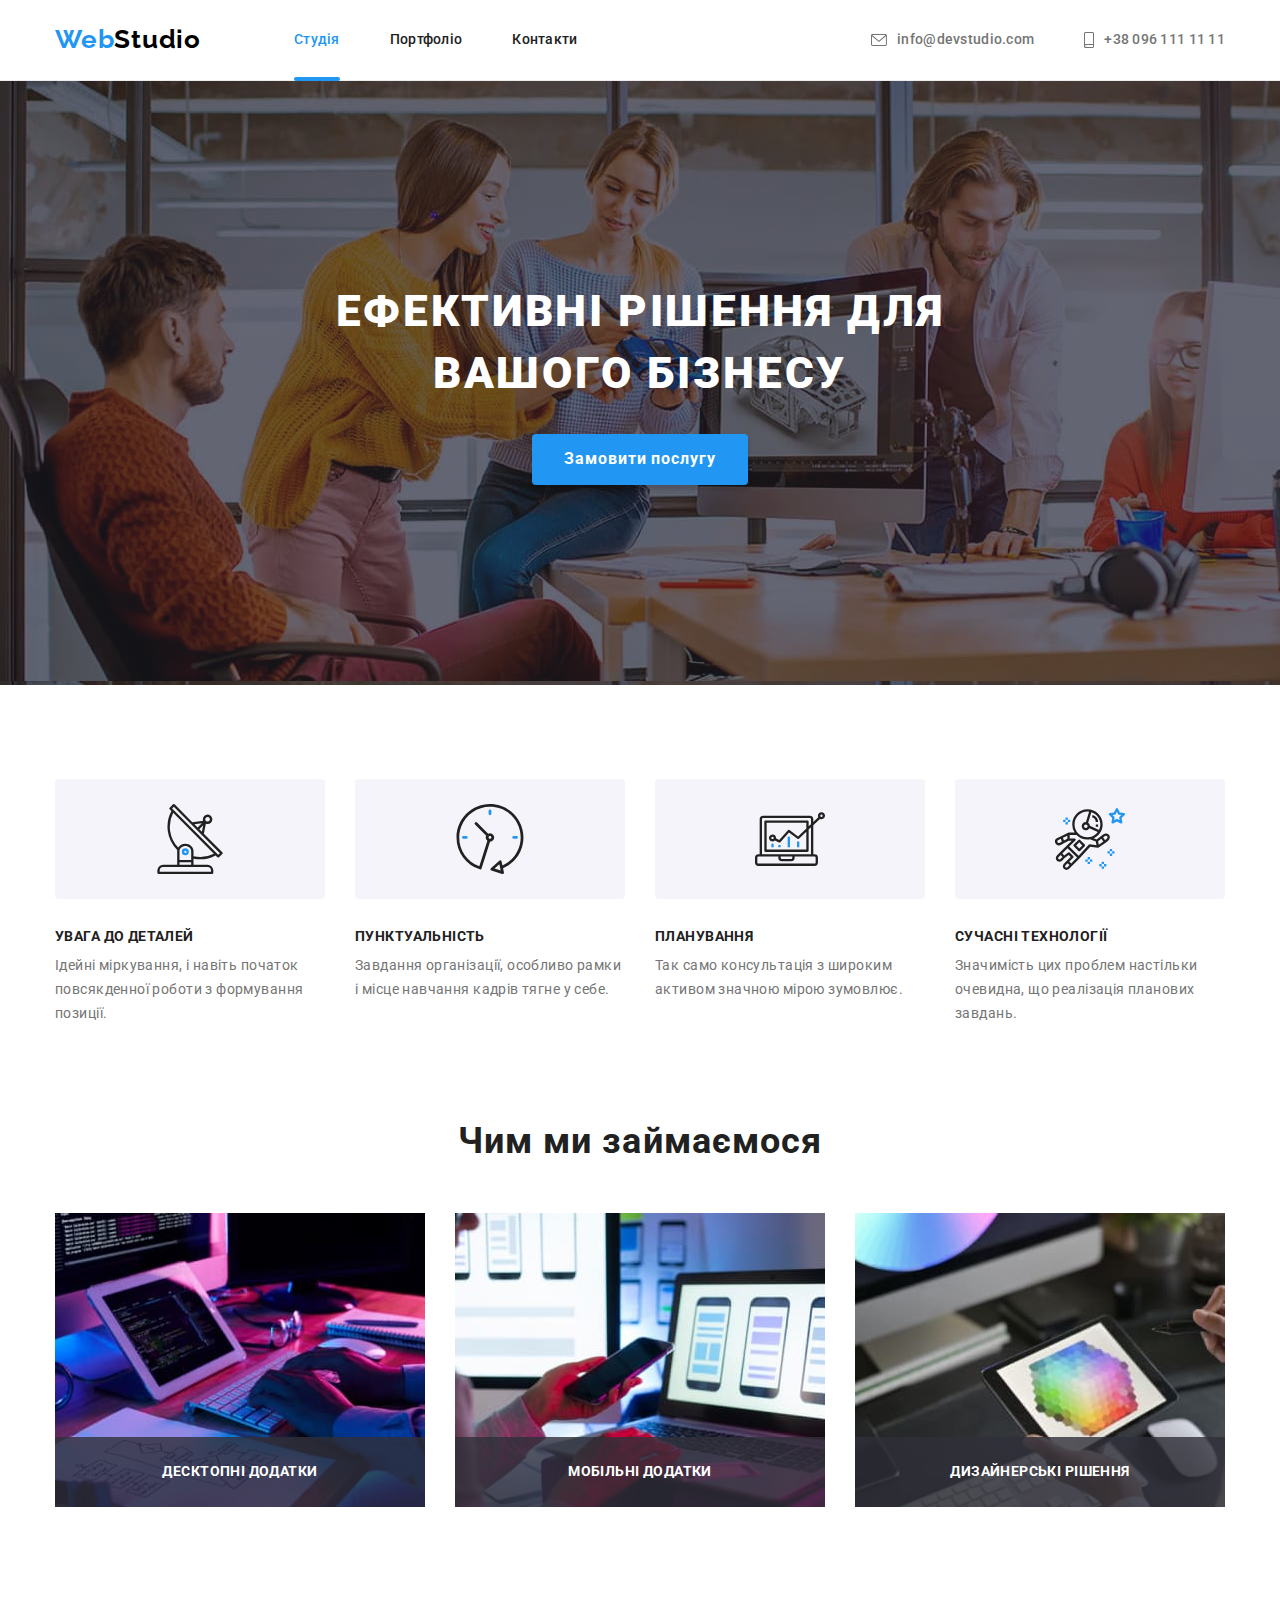
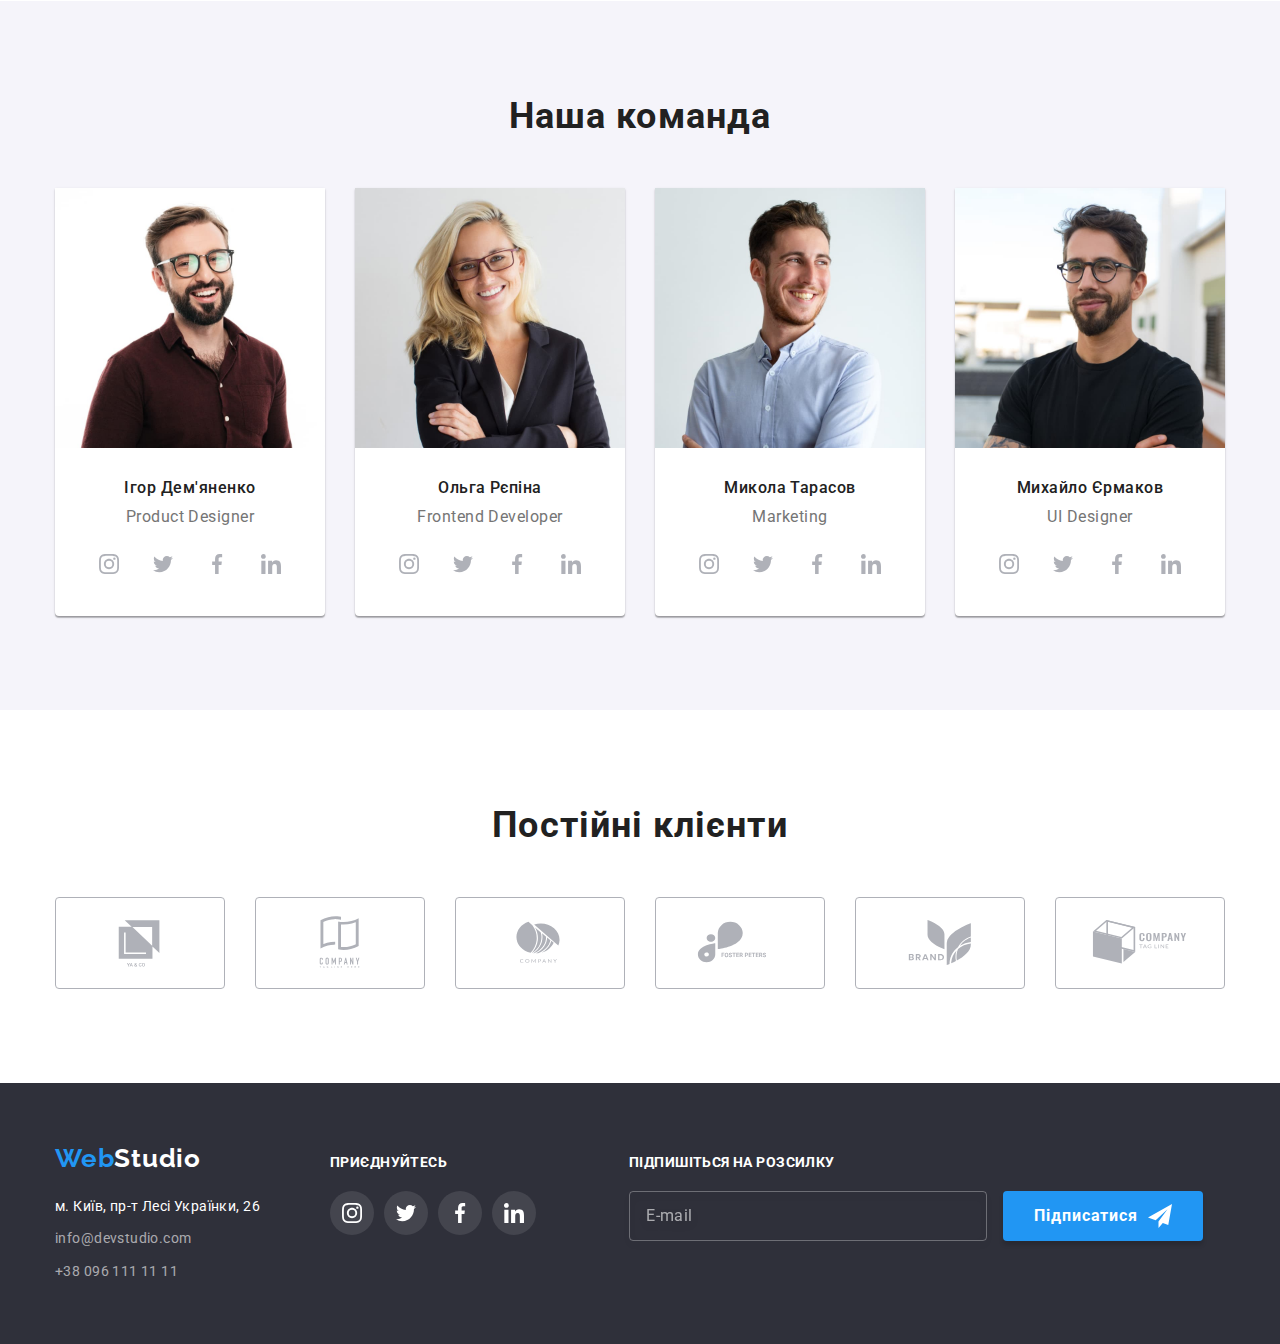
<file: index.html>
<!DOCTYPE html>
<html lang="uk">
  <head>
    <meta charset="UTF-8" />
    <meta http-equiv="X-UA-Compatible" content="IE=edge" />
    <meta name="viewport" content="width=device-width, initial-scale=1.0" />
    <link rel="preconnect" href="https://fonts.googleapis.com" />
    <link rel="preconnect" href="https://fonts.gstatic.com" crossorigin />
    <link
      href="https://fonts.googleapis.com/css2?family=Raleway:wght@700&family=Roboto:wght@400;500;700;900&display=swap"
      rel="stylesheet"
    />
    <link
      rel="stylesheet"
      href="https://cdnjs.cloudflare.com/ajax/libs/modern-normalize/1.1.0/modern-normalize.min.css"
    />
    <link rel="stylesheet" href="./css/styles.css" />
    <title>Студія</title>
  </head>
  <body>
    <header class="header">
      <div class="container header-container">
        <nav class="header-nav">
          <a href="/" lang="en" class="logo link"
            ><span class="logo-web">Web</span>Studio</a
          >
          <ul class="header-list list">
            <li class="header-item">
              <a href="#" class="link current">Студія</a>
            </li>
            <li class="header-item">
              <a href="./portfolio.html" class="link">Портфоліо</a>
            </li>
            <li class="header-item"><a href="#" class="link">Контакти</a></li>
          </ul>
        </nav>
        <ul class="kontacts-list list">
          <li class="kontakts-item">
            <a href="mailto:info@devstudio.com" class="link">
              <svg class="icon-mail" width="16" height="12">
                <use href="./img/icons.svg#icon-mail"></use>
              </svg>
              info@devstudio.com
            </a>
          </li>
          <li class="kontakts-item">
            <a href="tel:+380961111111" class="link">
              <svg class="icon-tel" width="10" height="16">
                <use href="./img/icons.svg#icon-tel"></use>
              </svg>
              +38 096 111 11 11
            </a>
          </li>
        </ul>
      </div>
    </header>
    <main>
      <!-- Hero section -->
      <section class="hero">
        <h1 class="hero-title">Ефективні рішення для вашого бізнесу</h1>
        <button data-modal-open type="button" class="hero-btn">
          Замовити послугу
        </button>
      </section>
      <!-- Features section -->
      <section class="features section">
        <div class="container">
          <h2 class="features-title">Наші переваги</h2>
          <ul class="features-list list">
            <li class="features-item">
              <div class="features-img">
                <svg width="70" height="70">
                  <use href="./img/icons.svg#icon-antenna"></use>
                </svg>
              </div>
              <h3 class="title">УВАГА ДО ДЕТАЛЕЙ</h3>
              <p class="features-text">
                Ідейні міркування, і навіть початок повсякденної роботи з
                формування позиції.
              </p>
            </li>
            <li class="features-item">
              <div class="features-img">
                <svg width="70" height="70">
                  <use href="./img/icons.svg#icon-clock"></use>
                </svg>
              </div>
              <h3 class="title">ПУНКТУАЛЬНІСТЬ</h3>
              <p class="features-text">
                Завдання організації, особливо рамки і місце навчання кадрів
                тягне у себе.
              </p>
            </li>
            <li class="features-item">
              <div class="features-img">
                <svg width="70" height="70">
                  <use href="./img/icons.svg#icon-diagram"></use>
                </svg>
              </div>
              <h3 class="title">ПЛАНУВАННЯ</h3>
              <p class="features-text">
                Так само консультація з широким активом значною мірою зумовлює.
              </p>
            </li>
            <li class="features-item">
              <div class="features-img">
                <svg width="70" height="70">
                  <use href="./img/icons.svg#icon-astronaut"></use>
                </svg>
              </div>
              <h3 class="title">СУЧАСНІ ТЕХНОЛОГІЇ</h3>
              <p class="features-text">
                Значимість цих проблем настільки очевидна, що реалізація
                планових завдань.
              </p>
            </li>
          </ul>
        </div>
      </section>
      <!-- About section -->
      <section class="about section">
        <div class="container">
          <h2 class="about-title">Чим ми займаємося</h2>
          <ul class="about-list list">
            <li class="about-item">
              <img
                src="./img/box1.jpeg"
                alt="набирання тексту на клавіатурі"
                width="370"
                height="294"
              />
              <div class="about-description">
                <p class="about-text">десктопні додатки</p>
              </div>
            </li>
            <li class="about-item">
              <img
                src="./img/box2.jpeg"
                alt="дизайн сайту на телефоні"
                width="370"
                height="294"
              />
              <div class="about-description">
                <p class="about-text">мобільні додатки</p>
              </div>
            </li>
            <li class="about-item">
              <img
                src="./img/box3.jpeg"
                alt="вибір кольору на планшеті"
                width="370"
                height="294"
              />
              <div class="about-description">
                <p class="about-text">дизайнерські рішення</p>
              </div>
            </li>
          </ul>
        </div>
      </section>
      <!-- Our team section -->
      <section class="team section">
        <div class="container">
          <h2 class="team-title">Наша команда</h2>
          <ul class="team-list list">
            <li class="team-item">
              <img
                src="./img/ihor.jpeg"
                alt="Ігор Дем'яненко"
                width="270"
                height="260"
                class="team-img"
              />
              <h3 class="title">Ігор Дем'яненко</h3>
              <p class="team-text">Product Designer</p>
              <ul class="social-list list">
                <li class="social-item">
                  <a class="social-link link" href="#">
                    <svg class="social-icon" width="20" height="20">
                      <use href="./img/icons.svg#icon-instagram"></use>
                    </svg>
                  </a>
                </li>
                <li class="social-item">
                  <a class="social-link link" href="#">
                    <svg class="social-icon" width="20" height="20">
                      <use href="./img/icons.svg#icon-twitter"></use>
                    </svg>
                  </a>
                </li>
                <li class="social-item">
                  <a class="social-link link" href="#">
                    <svg class="social-icon" width="20" height="20">
                      <use href="./img/icons.svg#icon-facebook"></use>
                    </svg>
                  </a>
                </li>
                <li class="social-item">
                  <a class="social-link link" href="#">
                    <svg class="social-icon" width="20" height="20">
                      <use href="./img/icons.svg#icon-linkedin"></use>
                    </svg>
                  </a>
                </li>
              </ul>
            </li>
            <li class="team-item">
              <img
                src="./img/olha.jpeg"
                alt="Ольга Рєпіна"
                width="270"
                height="260"
                class="team-img"
              />
              <h3 class="title">Ольга Рєпіна</h3>
              <p class="team-text">Frontend Developer</p>
              <ul class="social-list list">
                <li class="social-item">
                  <a class="social-link link" href="#">
                    <svg class="social-icon" width="20" height="20">
                      <use href="./img/icons.svg#icon-instagram"></use>
                    </svg>
                  </a>
                </li>
                <li class="social-item">
                  <a class="social-link link" href="#">
                    <svg class="social-icon" width="20" height="20">
                      <use href="./img/icons.svg#icon-twitter"></use>
                    </svg>
                  </a>
                </li>
                <li class="social-item">
                  <a class="social-link link" href="#">
                    <svg class="social-icon" width="20" height="20">
                      <use href="./img/icons.svg#icon-facebook"></use>
                    </svg>
                  </a>
                </li>
                <li class="social-item">
                  <a class="social-link link" href="#">
                    <svg class="social-icon" width="20" height="20">
                      <use href="./img/icons.svg#icon-linkedin"></use>
                    </svg>
                  </a>
                </li>
              </ul>
            </li>
            <li class="team-item">
              <img
                src="./img/mykola.jpeg"
                alt="Микола Тарасов"
                width="270"
                height="260"
                class="team-img"
              />
              <h3 class="title">Микола Тарасов</h3>
              <p class="team-text">Marketing</p>
              <ul class="social-list list">
                <li class="social-item">
                  <a class="social-link link" href="#">
                    <svg class="social-icon" width="20" height="20">
                      <use href="./img/icons.svg#icon-instagram"></use>
                    </svg>
                  </a>
                </li>
                <li class="social-item">
                  <a class="social-link link" href="#">
                    <svg class="social-icon" width="20" height="20">
                      <use href="./img/icons.svg#icon-twitter"></use>
                    </svg>
                  </a>
                </li>
                <li class="social-item">
                  <a class="social-link link" href="#">
                    <svg class="social-icon" width="20" height="20">
                      <use href="./img/icons.svg#icon-facebook"></use>
                    </svg>
                  </a>
                </li>
                <li class="social-item">
                  <a class="social-link link" href="#">
                    <svg class="social-icon" width="20" height="20">
                      <use href="./img/icons.svg#icon-linkedin"></use>
                    </svg>
                  </a>
                </li>
              </ul>
            </li>
            <li class="team-item">
              <img
                src="./img/myhailo.jpeg"
                alt="Михайло Єрмаков"
                width="270"
                height="260"
                class="team-img"
              />
              <h3 class="title">Михайло Єрмаков</h3>
              <p class="team-text">UI Designer</p>
              <ul class="social-list list">
                <li class="social-item">
                  <a class="social-link link" href="#">
                    <svg class="social-icon" width="20" height="20">
                      <use href="./img/icons.svg#icon-instagram"></use>
                    </svg>
                  </a>
                </li>
                <li class="social-item">
                  <a class="social-link link" href="#">
                    <svg class="social-icon" width="20" height="20">
                      <use href="./img/icons.svg#icon-twitter"></use>
                    </svg>
                  </a>
                </li>
                <li class="social-item">
                  <a class="social-link link" href="#">
                    <svg class="social-icon" width="20" height="20">
                      <use href="./img/icons.svg#icon-facebook"></use>
                    </svg>
                  </a>
                </li>
                <li class="social-item">
                  <a class="social-link link" href="#">
                    <svg class="social-icon" width="20" height="20">
                      <use href="./img/icons.svg#icon-linkedin"></use>
                    </svg>
                  </a>
                </li>
              </ul>
            </li>
          </ul>
        </div>
      </section>

      <!-- Our clients -->

      <section class="clients section">
        <div class="container">
          <h2 class="clients-title">Постійні клієнти</h2>
          <ul class="clients-list list">
            <li class="clients-item">
              <a class="clients-link link" href="#">
                <svg class="client-icon" width="106" height="60">
                  <use href="./img/icons.svg#icon-client-1"></use>
                </svg>
              </a>
            </li>
            <li class="clients-item">
              <a class="clients-link link" href="#">
                <svg class="client-icon" width="106" height="60">
                  <use href="./img/icons.svg#icon-client-2"></use>
                </svg>
              </a>
            </li>
            <li class="clients-item">
              <a class="clients-link link" href="#">
                <svg class="client-icon" width="106" height="60">
                  <use href="./img/icons.svg#icon-client-3"></use>
                </svg>
              </a>
            </li>
            <li class="clients-item">
              <a class="clients-link link" href="#">
                <svg class="client-icon" width="106" height="60">
                  <use href="./img/icons.svg#icon-client-4"></use>
                </svg>
              </a>
            </li>
            <li class="clients-item">
              <a class="clients-link link" href="#">
                <svg class="client-icon" width="106" height="60">
                  <use href="./img/icons.svg#icon-client-5"></use>
                </svg>
              </a>
            </li>
            <li class="clients-item">
              <a class="clients-link link" href="#">
                <svg class="client-icon" width="106" height="60">
                  <use href="./img/icons.svg#icon-client-6"></use>
                </svg>
              </a>
            </li>
          </ul>
        </div>
      </section>
    </main>
    <footer class="footer">
      <div class="footer-container container">
        <div>
          <a href="/" lang="en" class="logo-footer link"
            ><span class="logo-web">Web</span>Studio</a
          >
          <address class="footer-address">
            <ul class="footer-list list">
              <li class="footer-item">
                <a
                  href="https://goo.gl/maps/bjUP8EC5XPc2eE5U6"
                  target="_blank"
                  rel="noopener noreferrer nofollow "
                  class="link-address link"
                  >м. Київ, пр-т Лесі Українки, 26
                </a>
              </li>
              <li class="footer-item">
                <a href="mailto:info@devstudio.com" class="link"
                  >info@devstudio.com</a
                >
              </li>
              <li class="footer-item">
                <a href="tel:+380961111111" class="link">+38 096 111 11 11</a>
              </li>
            </ul>
          </address>
        </div>
        <div class="footer-social">
          <p class="footer-text">приєднуйтесь</p>
          <ul class="footer-soc-list list">
            <li class="social-item">
              <a class="footer-soc-link link" href="#">
                <svg class="footer-soc-icon" width="20" height="20">
                  <use href="./img/icons.svg#icon-instagram"></use>
                </svg>
              </a>
            </li>
            <li class="social-item">
              <a class="footer-soc-link link" href="#">
                <svg class="footer-soc-icon" width="20" height="20">
                  <use href="./img/icons.svg#icon-twitter"></use>
                </svg>
              </a>
            </li>
            <li class="social-item">
              <a class="footer-soc-link link" href="#">
                <svg class="footer-soc-icon" width="20" height="20">
                  <use href="./img/icons.svg#icon-facebook"></use>
                </svg>
              </a>
            </li>
            <li class="social-item">
              <a class="footer-soc-link link" href="#">
                <svg class="footer-soc-icon" width="20" height="20">
                  <use href="./img/icons.svg#icon-linkedin"></use>
                </svg>
              </a>
            </li>
          </ul>
        </div>
        <form class="footer-form">
          <p class="footer-text">підпишіться на розсилку</p>
          <input
            type="email"
            name="email"
            placeholder="E-mail"
            class="form-input"
          />
          <button type="submit" class="form-btn">
            <span>Підписатися</span>
            <svg width="24" height="24" class="send-icon">
              <use href="./img/icons.svg#icon-send"></use>
            </svg>
          </button>
        </form>
      </div>
    </footer>

    <!-- Modal window -->

    <div data-modal class="backdrop is-hidden">
      <div class="modal">
        <form class="modal-form">
          <p class="modal-text">Залиште свої дані, ми вам передзвонимо</p>
          <ul class="list">
            <li class="modal-item">
              <label>
                <span class="form-text">Ім'я</span>
                <div class="wrap">
                  <input type="name" name="text" class="modal-input" />
                  <svg width="18" height="18" class="modal-icon">
                    <use href="./img/icons.svg#icon-person"></use>
                  </svg>
                </div>
              </label>
            </li>
            <li class="modal-item">
              <label>
                <span class="form-text">Телефон</span>
                <div class="wrap">
                  <input type="tel" name="mobile-phone" class="modal-input" />
                  <svg width="18" height="18" class="modal-icon">
                    <use href="./img/icons.svg#icon-phone-modal"></use>
                  </svg>
                </div>
              </label>
            </li>
            <li class="modal-item">
              <label>
                <span class="form-text">Пошта</span>
                <div class="wrap">
                  <input type="email" name="email" class="modal-input" />
                  <svg width="18" height="18" class="modal-icon">
                    <use href="./img/icons.svg#icon-email-modal"></use>
                  </svg>
                </div>
              </label>
            </li>
            <li class="modal-item">
              <label>
                <span class="form-text">Коментар</span>
                <textarea
                  name="comment"
                  placeholder="Введіть текст"
                  class="modal-input textarea"
                ></textarea>
              </label>
            </li>
          </ul>
          <div>
            <label class="modal-privacy">
              <input
                type="checkbox"
                name="privacy"
                value="privacy"
                class="checkbox-input"
              />
              <span class="check-icon"></span>
              <div class="privacy-text">
                Погоджуюся з розсилкою та приймаю
                <a href="#" class="modal-link">Умови договору</a>
              </div>
            </label>
          </div>
          <button type="submit" class="modal-btn">Відправити</button>
        </form>
        <button data-modal-close type="button" class="close-btn">
          <svg width="18" height="18" class="close-icon">
            <use href="./img/icons.svg#icon-close-black"></use>
          </svg>
        </button>
      </div>
    </div>
    <script src="./js/modal.js"></script>
  </body>
</html>
</file>
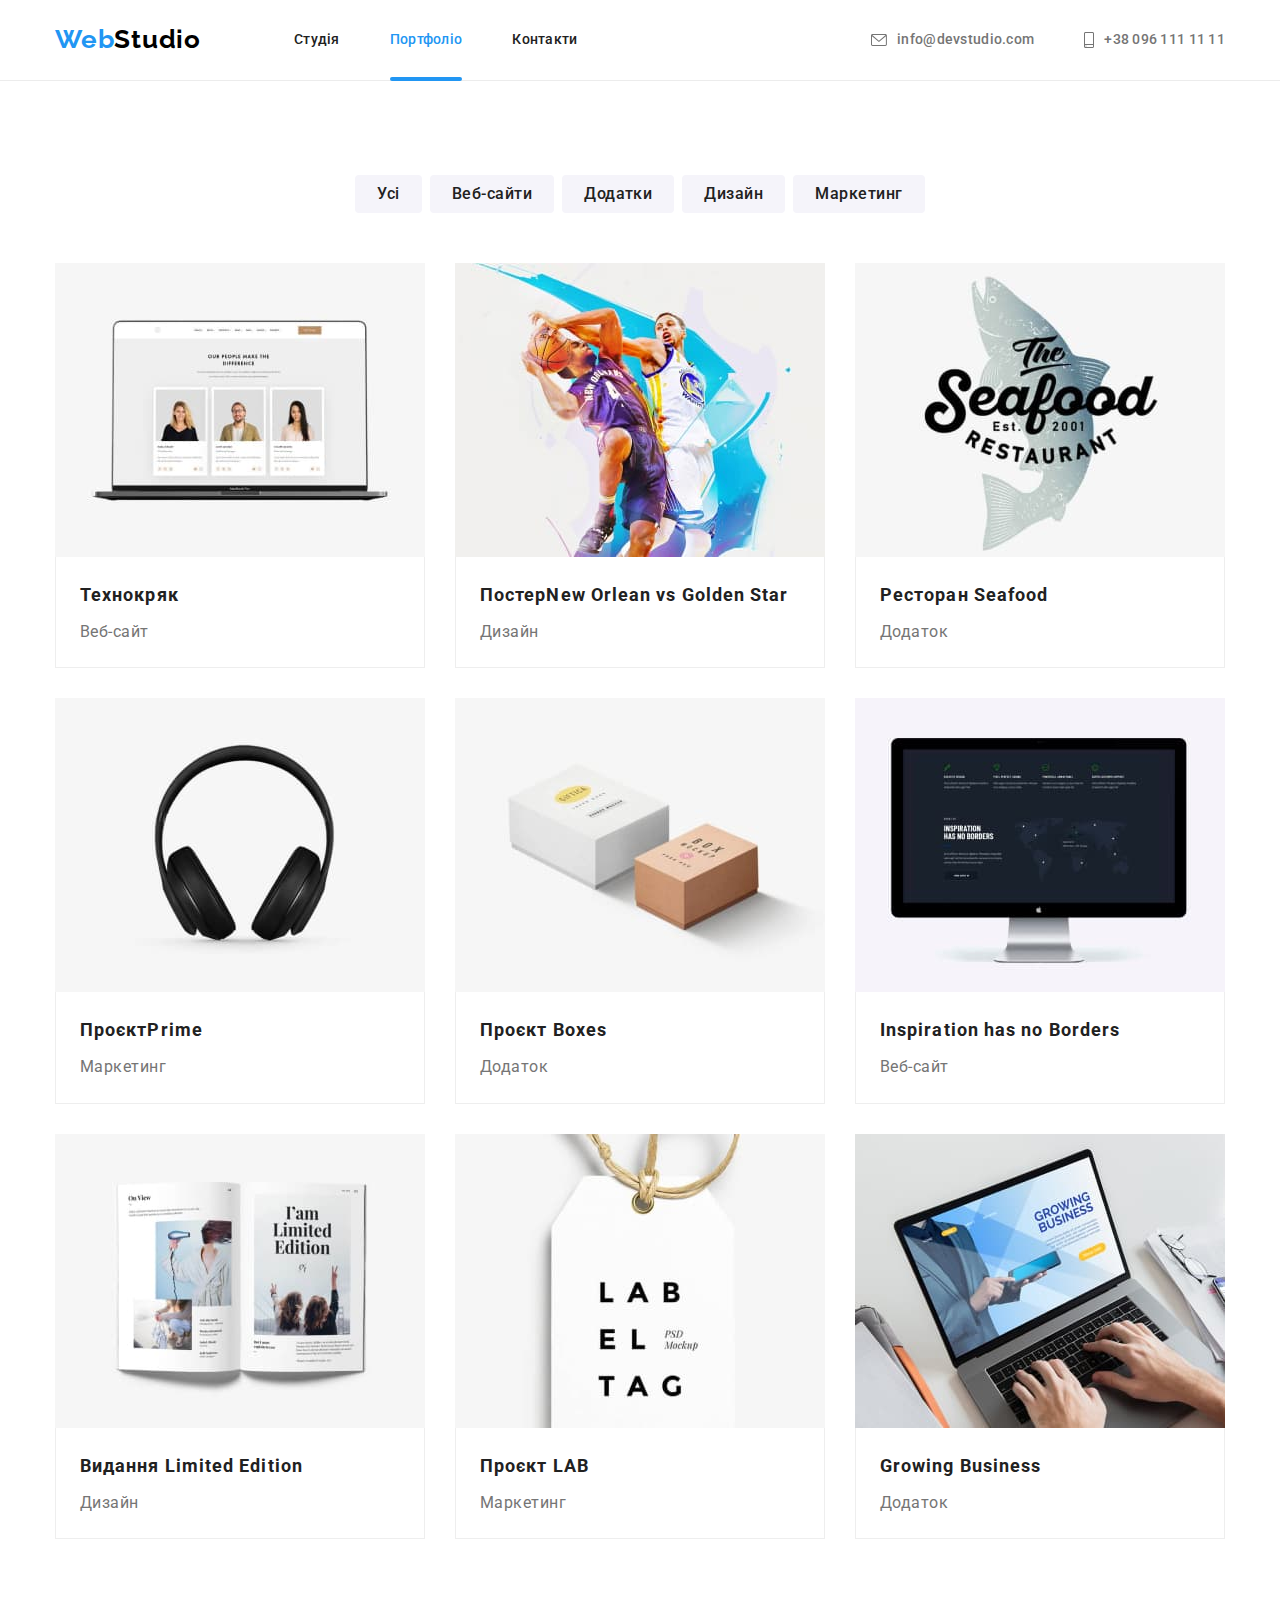
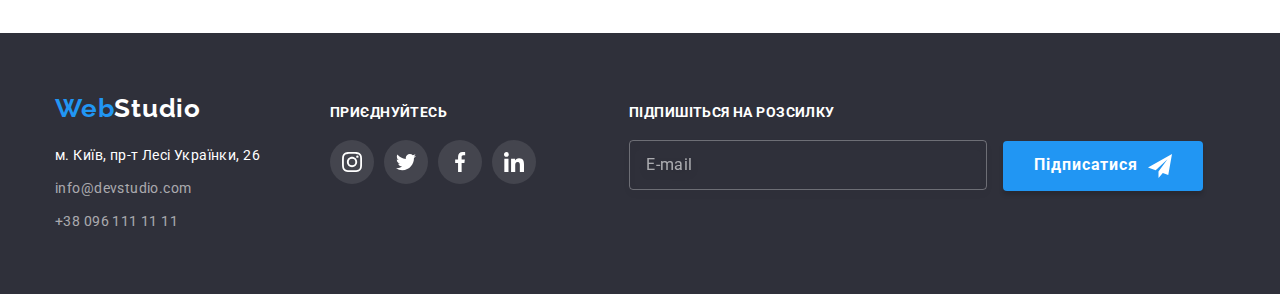
<file: portfolio.html>
<!DOCTYPE html>
<html lang="uk">
  <head>
    <meta charset="UTF-8" />
    <meta http-equiv="X-UA-Compatible" content="IE=edge" />
    <meta name="viewport" content="width=device-width, initial-scale=1.0" />
    <link rel="preconnect" href="https://fonts.googleapis.com" />
    <link rel="preconnect" href="https://fonts.gstatic.com" crossorigin />
    <link
      href="https://fonts.googleapis.com/css2?family=Raleway:wght@700&family=Roboto:wght@400;500;700;900&display=swap"
      rel="stylesheet"
    />
    <link
      rel="stylesheet"
      href="https://cdnjs.cloudflare.com/ajax/libs/modern-normalize/1.1.0/modern-normalize.min.css"
    />
    <link rel="stylesheet" href="./css/styles.css" />
    <title>Портфоліо</title>
  </head>
  <body>
    <header class="header">
      <div class="container header-container">
        <nav class="header-nav">
          <a href="/" lang="en" class="logo link"
            ><span class="logo-web">Web</span>Studio</a
          >
          <ul class="header-list list">
            <li class="header-item">
              <a href="./index.html" class="link">Студія</a>
            </li>
            <li class="header-item">
              <a href="#" class="link current">Портфоліо</a>
            </li>
            <li class="header-item"><a href="#" class="link">Контакти</a></li>
          </ul>
        </nav>
        <ul class="kontacts-list list">
          <li class="kontakts-item">
            <a href="mailto:info@devstudio.com" class="link">
              <svg class="icon-mail" width="16" height="12">
                <use href="./img/icons.svg#icon-mail"></use>
              </svg>
              info@devstudio.com
            </a>
          </li>
          <li class="kontakts-item">
            <a href="tel:+380961111111" class="link">
              <svg class="icon-tel" width="10" height="16">
                <use href="./img/icons.svg#icon-tel"></use>
              </svg>
              +38 096 111 11 11
            </a>
          </li>
        </ul>
      </div>
    </header>
    <main>
      <!--Portfolio -->
      <section class="portfolio section">
        <div class="container">
          <h1 class="portfolio-title">Портфоліо</h1>
          <ul class="btn-list list">
            <li class="btn-item">
              <button type="button" class="portfolio-btn">Усі</button>
            </li>
            <li class="btn-item">
              <button type="button" class="portfolio-btn">Веб-сайти</button>
            </li>
            <li class="btn-item">
              <button type="button" class="portfolio-btn">Додатки</button>
            </li>
            <li class="btn-item">
              <button type="button" class="portfolio-btn">Дизайн</button>
            </li>
            <li class="btn-item">
              <button type="button" class="portfolio-btn">Маркетинг</button>
            </li>
          </ul>
          <ul class="img-list list">
            <li class="img-item">
              <a href="#" class="portfolio-link link">
                <div class="portfolio-thumb">
                  <img
                    src="./img/portfolio/techno.jpeg"
                    alt="відкрита веб-сторінка"
                    width="370"
                    height="294"
                  />
                  <div class="portfolio-hov">
                    <p class="hov-text">
                      Ресурс пропонує комплексні пропозиції з різним рівнем
                      функціоналу та сервісів. Все це дозволить відвідувачу
                      отримати вичерпні відомості про компанію чи приватну
                      особу.
                    </p>
                  </div>
                </div>
                <div class="img-description">
                  <h2 class="title">Технокряк</h2>
                  <p class="text">Веб-сайт</p>
                </div>
              </a>
            </li>
            <li class="img-item">
              <a href="#" class="portfolio-link link">
                <div class="portfolio-thumb">
                  <img
                    src="./img/portfolio/poster.jpeg"
                    alt="постер баскетбольної ко
                            манди"
                    width="370"
                    height="294"
                  />
                  <div class="portfolio-hov">
                    <p class="hov-text">
                      Ресурс пропонує комплексні пропозиції з різним рівнем
                      функціоналу та сервісів. Все це дозволить відвідувачу
                      отримати вичерпні відомості про компанію чи приватну
                      особу.
                    </p>
                  </div>
                </div>
                <div class="img-description">
                  <h2 class="title">
                    Постер<span lang="en">New Orlean vs Golden Star</span>
                  </h2>
                  <p class="text">Дизайн</p>
                </div>
              </a>
            </li>
            <li class="img-item">
              <a href="#" class="portfolio-link link">
                <div class="portfolio-thumb">
                  <img
                    src="./img/portfolio/restaurant.jpeg"
                    alt="логотип ресторану"
                    width="370"
                    height="294"
                  />
                  <div class="portfolio-hov">
                    <p class="hov-text">
                      Ресурс пропонує комплексні пропозиції з різним рівнем
                      функціоналу та сервісів. Все це дозволить відвідувачу
                      отримати вичерпні відомості про компанію чи приватну
                      особу.
                    </p>
                  </div>
                </div>
                <div class="img-description">
                  <h2 class="title">Ресторан <span lang="en">Seafood</span></h2>
                  <p class="text">Додаток</p>
                </div>
              </a>
            </li>
            <li class="img-item">
              <a href="#" class="portfolio-link link">
                <div class="portfolio-thumb">
                  <img
                    src="./img/portfolio/project-prime.jpeg"
                    alt="навушники"
                    width="370"
                    height="294"
                  />
                  <div class="portfolio-hov">
                    <p class="hov-text">
                      Ресурс пропонує комплексні пропозиції з різним рівнем
                      функціоналу та сервісів. Все це дозволить відвідувачу
                      отримати вичерпні відомості про компанію чи приватну
                      особу.
                    </p>
                  </div>
                </div>
                <div class="img-description">
                  <h2 class="title">Проєкт<span lang="en">Prime</span></h2>
                  <p class="text">Маркетинг</p>
                </div>
              </a>
            </li>
            <li class="img-item">
              <a href="#" class="portfolio-link link">
                <div class="portfolio-thumb">
                  <img
                    src="./img/portfolio/project-boxes.jpeg"
                    alt="коробки"
                    width="370"
                    height="294"
                  />
                  <div class="portfolio-hov">
                    <p class="hov-text">
                      Ресурс пропонує комплексні пропозиції з різним рівнем
                      функціоналу та сервісів. Все це дозволить відвідувачу
                      отримати вичерпні відомості про компанію чи приватну
                      особу.
                    </p>
                  </div>
                </div>
                <div class="img-description">
                  <h2 class="title">Проєкт <span lang="en">Boxes</span></h2>
                  <p class="text">Додаток</p>
                </div>
              </a>
            </li>
            <li class="img-item">
              <a href="#" class="portfolio-link link">
                <div class="portfolio-thumb">
                  <img
                    src="./img/portfolio/inspiration.jpeg"
                    alt="веб-сторінка дизайнерів"
                    width="370"
                    height="294"
                  />
                  <div class="portfolio-hov">
                    <p class="hov-text">
                      Ресурс пропонує комплексні пропозиції з різним рівнем
                      функціоналу та сервісів. Все це дозволить відвідувачу
                      отримати вичерпні відомості про компанію чи приватну
                      особу.
                    </p>
                  </div>
                </div>
                <div class="img-description">
                  <h2 class="title">
                    <span lang="en">Inspiration has no Borders</span>
                  </h2>
                  <p class="text">Веб-сайт</p>
                </div>
              </a>
            </li>
            <li class="img-item">
              <a href="#" class="portfolio-link link">
                <div class="portfolio-thumb">
                  <img
                    src="./img/portfolio/limited-edition.jpeg"
                    alt="розгорнута книга"
                    width="370"
                    height="294"
                  />
                  <div class="portfolio-hov">
                    <p class="hov-text">
                      Ресурс пропонує комплексні пропозиції з різним рівнем
                      функціоналу та сервісів. Все це дозволить відвідувачу
                      отримати вичерпні відомості про компанію чи приватну
                      особу.
                    </p>
                  </div>
                </div>
                <div class="img-description">
                  <h2 class="title">
                    Видання <span lang="en">Limited Edition</span>
                  </h2>
                  <p class="text">Дизайн</p>
                </div>
              </a>
            </li>
            <li class="img-item">
              <a href="#" class="portfolio-link link">
                <div class="portfolio-thumb">
                  <img
                    src="./img/portfolio/project-lab.jpeg"
                    alt="лейба"
                    width="370"
                    height="294"
                  />
                  <div class="portfolio-hov">
                    <p class="hov-text">
                      Ресурс пропонує комплексні пропозиції з різним рівнем
                      функціоналу та сервісів. Все це дозволить відвідувачу
                      отримати вичерпні відомості про компанію чи приватну
                      особу.
                    </p>
                  </div>
                </div>
                <div class="img-description">
                  <h2 class="title">Проєкт <span lang="en">LAB</span></h2>
                  <p class="text">Маркетинг</p>
                </div>
              </a>
            </li>
            <li class="img-item">
              <a href="#" class="portfolio-link link">
                <div class="portfolio-thumb">
                  <img
                    src="./img/portfolio/growing-buisnes.jpeg"
                    alt="друкування на клавіатурі ноутбука"
                    width="370"
                    height="294"
                  />
                  <div class="portfolio-hov">
                    <p class="hov-text">
                      Ресурс пропонує комплексні пропозиції з різним рівнем
                      функціоналу та сервісів. Все це дозволить відвідувачу
                      отримати вичерпні відомості про компанію чи приватну
                      особу.
                    </p>
                  </div>
                </div>
                <div class="img-description">
                  <h2 class="title">
                    <span lang="en">Growing Business</span>
                  </h2>
                  <p class="text">Додаток</p>
                </div>
              </a>
            </li>
          </ul>
        </div>
      </section>
    </main>
    <footer class="footer">
      <div class="footer-container container">
        <div>
          <a href="/" lang="en" class="logo-footer link"
            ><span class="logo-web">Web</span>Studio</a
          >
          <address class="footer-address">
            <ul class="footer-list list">
              <li class="footer-item">
                <a
                  href="https://goo.gl/maps/bjUP8EC5XPc2eE5U6"
                  target="_blank"
                  rel="noopener noreferrer nofollow "
                  class="link-address link"
                  >м. Київ, пр-т Лесі Українки, 26
                </a>
              </li>
              <li class="footer-item">
                <a href="mailto:info@devstudio.com" class="link"
                  >info@devstudio.com</a
                >
              </li>
              <li class="footer-item">
                <a href="tel:+380961111111" class="link">+38 096 111 11 11</a>
              </li>
            </ul>
          </address>
        </div>
        <div class="footer-social">
          <p class="footer-text">приєднуйтесь</p>
          <ul class="footer-soc-list list">
            <li class="social-item">
              <a class="footer-soc-link link" href="#">
                <svg class="footer-soc-icon" width="20" height="20">
                  <use href="./img/icons.svg#icon-instagram"></use>
                </svg>
              </a>
            </li>
            <li class="social-item">
              <a class="footer-soc-link link" href="#">
                <svg class="footer-soc-icon" width="20" height="20">
                  <use href="./img/icons.svg#icon-twitter"></use>
                </svg>
              </a>
            </li>
            <li class="social-item">
              <a class="footer-soc-link link" href="#">
                <svg class="footer-soc-icon" width="20" height="20">
                  <use href="./img/icons.svg#icon-facebook"></use>
                </svg>
              </a>
            </li>
            <li class="social-item">
              <a class="footer-soc-link link" href="#">
                <svg class="footer-soc-icon" width="20" height="20">
                  <use href="./img/icons.svg#icon-linkedin"></use>
                </svg>
              </a>
            </li>
          </ul>
        </div>
        <form class="footer-form">
          <p class="footer-text">підпишіться на розсилку</p>
          <input
            type="email"
            name="email"
            placeholder="E-mail"
            class="form-input"
          />
          <button type="submit" class="form-btn">
            <span>Підписатися</span>
            <svg width="24" height="24" class="send-icon">
              <use href="./img/icons.svg#icon-send"></use>
            </svg>
          </button>
        </form>
      </div>
    </footer>
  </body>
</html>
</file>
<file: css/styles.css>
:root {
  --primary-text-color: #757575;
  --title-text-color: #212121;
  --accent-color: #2196f3;
  --white-color: #ffffff;
  --logo-color: #000000;
  --background-color-footer: #2f303a;
  --background-color-main: #f5f5f5;
  --background-color-team: #f5f4fa;
  --footer-address-color: rgba(255, 255, 255, 0.6);
  --main-icon-color: #afb1b8;
}

body {
  color: var(--primary-text-color);
  font-family: "Roboto", sans-serif;
  font-weight: 400;
}

h1,
h2,
h3,
h4,
h5,
h6,
ul,
p {
  margin: 0;
  padding: 0;
}

.container {
  width: 1200px;
  padding-left: 15px;
  padding-right: 15px;
  margin-left: auto;
  margin-right: auto;
}

.section {
  padding-top: 94px;
  padding-bottom: 94px;
}

.link {
  text-decoration: none;
}

.list {
  list-style: none;
}

img,
svg {
  display: block;
}

/* Header */

.header {
  background-color: var(--white-color);
  border-bottom: 1px solid #ececec;
}

.header-container {
  display: flex;
  align-items: center;
}

.header-nav {
  display: flex;
}

.logo {
  color: var(--logo-color);
  font-family: "Raleway";
  font-weight: 700;
  font-size: 26px;
  line-height: 1.2;
  letter-spacing: 0.03em;
  margin-right: 93px;
  display: block;
  padding-top: 24px;
  padding-bottom: 25px;
}

.logo-web {
  color: var(--accent-color);
}

.header-list,
.kontacts-list {
  display: flex;
  align-items: center;
}

.header-list .link,
.kontacts-list .link {
  color: var(--title-text-color);
  font-weight: 500;
  font-size: 14px;
  line-height: 1.1;
  letter-spacing: 0.02em;
  padding-top: 32px;
  padding-bottom: 32px;
  display: flex;
  align-items: center;
  transition: color 250ms cubic-bezier(0.4, 0, 0.2, 1);
}

.header-list .link:hover,
.header-list .link:focus {
  color: var(--accent-color);
}

.header-list .current {
  position: relative;
  display: block;
  color: var(--accent-color);
}

.header-list .current::after {
  content: "";
  position: absolute;
  left: 0;
  bottom: -1px;
  display: block;
  width: 100%;
  height: 4px;
  background-color: var(--accent-color);
  border-radius: 2px;
}

.kontacts-list .link {
  color: var(--primary-text-color);
  transition: color 250ms cubic-bezier(0.4, 0, 0.2, 1);
}

.kontacts-list .link:hover,
.kontacts-list .link:focus {
  color: var(--accent-color);
}

.kontacts-list .link:hover svg,
.kontacts-list .link:focus svg {
  fill: var(--accent-color);
}

.header-item,
.kontakts-item:not(:last-child) {
  margin-right: 50px;
}

.kontacts-list {
  margin-left: auto;
}

.icon-mail,
.icon-tel {
  margin-right: 10px;
  fill: var(--primary-text-color);
  transition: fill 250ms cubic-bezier(0.4, 0, 0.2, 1);
}

.icon-tel:hover,
.icon-tel:focus {
  fill: var(--accent-color);
}

/* Hero */

.hero {
  max-width: 1600px;
  background-image: linear-gradient(
      rgba(47, 48, 58, 0.4),
      rgba(47, 48, 58, 0.4)
    ),
    url(../img/hero-bg.jpeg);
  background-color: #c4c4c4;
  text-align: center;
  padding-top: 200px;
  padding-bottom: 200px;
  margin-left: auto;
  margin-right: auto;
}

.hero-title {
  color: var(--white-color);
  font-weight: 900;
  font-size: 44px;
  line-height: 1.4;
  text-align: center;
  letter-spacing: 0.06em;
  text-transform: uppercase;
  width: 696px;
  margin-bottom: 30px;
  margin-right: auto;
  margin-left: auto;
}

.hero-btn {
  color: var(--white-color);
  background-color: var(--accent-color);
  font-weight: 700;
  font-size: 16px;
  line-height: 1.9;
  letter-spacing: 0.06em;
  cursor: pointer;
  font-family: inherit;
  padding: 10px 32px;
  border-width: 0;
  border-radius: 4px;
  box-shadow: 0px 4px 4px rgba(0, 0, 0, 0.15);
  transition: background-color 250ms cubic-bezier(0.4, 0, 0.2, 1);
}

.hero-btn:hover,
.hero-btn:focus {
  background-color: #188ce8;
}

/* Features */

.features,
.about {
  background-color: var(--white-color);
}

.features-img {
  display: flex;
  align-items: center;
  justify-content: center;
  width: 270px;
  height: 120px;
  background-color: var(--background-color-team);
  border-radius: 4px;
  margin-bottom: 30px;
}

.features-title {
  position: absolute;
  white-space: nowrap;
  width: 1px;
  height: 1px;
  overflow: hidden;
  border: 0;
  padding: 0;
  clip: rect(0 0 0 0);
  clip-path: inset(50%);
  margin: -1px;
}

.features-list {
  display: flex;
}

.features-list .title {
  color: var(--title-text-color);
  font-weight: 700;
  font-size: 14px;
  line-height: 1.1;
  letter-spacing: 0.03em;
  text-transform: uppercase;
  margin-bottom: 10px;
}

.features-item {
  width: 270px;
}

.features-item:not(:last-child) {
  margin-right: 30px;
}

.features-text {
  font-size: 14px;
  line-height: 1.7;
  letter-spacing: 0.03em;
}

/* About */

.about {
  padding-top: 0;
}

.about-title,
.team-title,
.clients-title {
  color: var(--title-text-color);
  font-weight: 700;
  font-size: 36px;
  line-height: 1.2;
  text-align: center;
  letter-spacing: 0.03em;
  margin-bottom: 50px;
}

.about-list {
  display: flex;
}

.about-item {
  position: relative;
}

.about-item:not(:last-child) {
  margin-right: 30px;
}

.about-description {
  position: absolute;
  left: 0;
  bottom: 0;
  display: flex;
  align-items: center;
  justify-content: center;
  width: 370px;
  height: 70px;
  background-color: rgba(47, 48, 58, 0.8);
}

.about-text {
  font-weight: 700;
  font-size: 14px;
  line-height: 1.1;
  text-align: center;
  letter-spacing: 0.03em;
  text-transform: uppercase;
  color: var(--white-color);
}

/* Our team */

.team {
  background-color: var(--background-color-team);
}

.team-list {
  display: flex;
}

.team-list .title {
  color: var(--title-text-color);
  font-weight: 500;
  font-size: 16px;
  line-height: 1.2;
  text-align: center;
  letter-spacing: 0.03em;
  margin-bottom: 10px;
}

.team-item {
  background-color: var(--white-color);
  width: 270px;
  box-shadow: 0px 1px 3px rgba(0, 0, 0, 0.12), 0px 1px 1px rgba(0, 0, 0, 0.14),
    0px 2px 1px rgba(0, 0, 0, 0.2);
  border-radius: 0px 0px 4px 4px;
}

.team-item:not(:last-child) {
  margin-right: 30px;
}

.team-text {
  font-size: 16px;
  line-height: 1.2;
  text-align: center;
  letter-spacing: 0.03em;
  margin-bottom: 16px;
}

.team-img {
  margin-bottom: 30px;
}

.social-list {
  display: flex;
  justify-content: center;
  margin-bottom: 30px;
}

.social-item {
  display: flex;
  width: 44px;
  height: 44px;
}

.social-link {
  display: flex;
  justify-content: center;
  align-items: center;
  width: 100%;
  height: 100%;
  border-radius: 50%;
  transition: background-color 250ms cubic-bezier(0.4, 0, 0.2, 1);
}

.social-link:hover,
.social-link:focus {
  background-color: var(--accent-color);
}

.social-link:hover svg,
.social-link:focus svg {
  fill: var(--white-color);
}

.social-item:not(:last-child) {
  margin-right: 10px;
}

.social-icon {
  fill: var(--main-icon-color);
  transition: fill 250ms cubic-bezier(0.4, 0, 0.2, 1);
}

/* Clients */

.clients-list {
  display: flex;
  justify-content: center;
}

.clients-item:not(:last-child) {
  margin-right: 30px;
}

.clients-link {
  display: flex;
  justify-content: center;
  align-items: center;
  width: 170px;
  height: 92px;
  border: 1px solid #afb1b8;
  border-radius: 4px;
  transition: border-color 250ms cubic-bezier(0.4, 0, 0.2, 1);
}

.client-icon {
  fill: var(--main-icon-color);
  transition: fill 250ms cubic-bezier(0.4, 0, 0.2, 1);
}

.clients-link:hover,
.clients-link:focus {
  border-color: var(--accent-color);
}

.clients-link:hover svg,
.clients-link:focus svg {
  fill: var(--accent-color);
}

/* Footer */

.footer-container {
  display: flex;
  align-items: baseline;
}

.footer {
  background-color: var(--background-color-footer);
  padding-top: 60px;
  padding-bottom: 60px;
}

.logo-footer {
  color: var(--white-color);
  font-family: "Raleway";
  font-weight: 700;
  font-size: 26px;
  line-height: 1.2;
  letter-spacing: 0.03em;
}

.footer-address {
  font-style: normal;
}

.footer-list {
  margin-top: 20px;
}

.footer-item .link {
  color: var(--footer-address-color);
  font-size: 14px;
  line-height: 1.7;
  letter-spacing: 0.03em;
  transition: color 250ms cubic-bezier(0.4, 0, 0.2, 1);
}

.footer-item .link-address {
  color: var(--white-color);
  transition: color 250ms cubic-bezier(0.4, 0, 0.2, 1);
}

.footer-item:not(:last-child) {
  margin-bottom: 9px;
}

.link-address:hover,
.link-address:focus {
  color: var(--accent-color);
}

.footer-item .link:hover,
.footer-item .link:focus {
  color: var(--accent-color);
}

.footer-social {
  margin-left: 70px;
}

.footer-text {
  font-weight: 700;
  font-size: 14px;
  line-height: 1.1;
  letter-spacing: 0.03em;
  text-transform: uppercase;
  color: var(--white-color);
  margin-bottom: 20px;
}

.footer-soc-list {
  display: flex;
  justify-content: center;
}

.footer-soc-link {
  display: flex;
  justify-content: center;
  align-items: center;
  background-color: rgba(255, 255, 255, 0.1);
  border-radius: 50%;
  width: 100%;
  height: 100%;
  transition: background-color 250ms cubic-bezier(0.4, 0, 0.2, 1);
}

.footer-soc-link:hover,
.footer-soc-link:focus {
  background-color: var(--accent-color);
}

.footer-soc-icon {
  fill: var(--white-color);
}

.footer-form {
  margin-left: 93px;
}

.form-input {
  width: 358px;
  height: 50px;
  padding: 15px 16px;
  border: 1px solid rgba(255, 255, 255, 0.3);
  filter: drop-shadow(0px 4px 4px rgba(0, 0, 0, 0.15));
  border-radius: 4px;
  background-color: inherit;
  outline: transparent;
  transition: border-color 250ms cubic-bezier(0.4, 0, 0.2, 1);
  color: var(--white-color);
  font-size: 14px;
  line-height: 1.7;
  letter-spacing: 0.03em;
}

.form-input::placeholder {
  font-size: 16px;
  line-height: 1.3;
  letter-spacing: 0.03em;
  color: rgba(255, 255, 255, 0.6);
  opacity: 1;
  transition: opacity 250ms cubic-bezier(0.4, 0, 0.2, 1);
}

.form-input:focus::placeholder {
  opacity: 0;
}

.form-input:focus {
  border-color: var(--accent-color);
}

.form-btn {
  display: inline-flex;
  justify-content: center;
  align-items: center;
  width: 200px;
  height: 50px;
  padding: 0;
  margin-left: 12px;
  border: none;
  background-color: var(--accent-color);
  box-shadow: 0px 4px 4px rgba(0, 0, 0, 0.15);
  border-radius: 4px;
  cursor: pointer;
  font-weight: 700;
  font-size: 16px;
  line-height: 1.9;
  letter-spacing: 0.06em;
  color: var(--white-color);
  transition: background-color 250ms cubic-bezier(0.4, 0, 0.2, 1);
}

.form-btn:hover,
.form-btn:focus {
  background-color: #188ce8;
}

.send-icon {
  display: inline-block;
  margin-left: 10px;
}

/* Portfolio */

.portfolio {
  background-color: var(--white-color);
}

.portfolio-title {
  position: absolute;
  white-space: nowrap;
  width: 1px;
  height: 1px;
  overflow: hidden;
  border: 0;
  padding: 0;
  clip: rect(0 0 0 0);
  clip-path: inset(50%);
  margin: -1px;
}

.btn-list {
  display: flex;
  justify-content: center;
  margin-bottom: 50px;
}

.btn-item:not(:last-child) {
  margin-right: 8px;
}

.portfolio-btn {
  background-color: var(--background-color-team);
  color: var(--title-text-color);
  font-family: inherit;
  font-weight: 500;
  font-size: 16px;
  line-height: 1.6;
  text-align: center;
  letter-spacing: 0.03em;
  cursor: pointer;
  padding: 6px 22px;
  border: none;
  border-radius: 4px;
  transition: background-color 250ms cubic-bezier(0.4, 0, 0.2, 1),
    color 250ms cubic-bezier(0.4, 0, 0.2, 1),
    box-shadow 250ms cubic-bezier(0.4, 0, 0.2, 1);
}

.portfolio-btn:not(:last-child) {
  margin-right: 8px;
}

.portfolio-btn:hover,
.portfolio-btn:focus {
  background-color: var(--accent-color);
  color: var(--white-color);
  padding: 6px 25px;
  box-shadow: 0px 3px 1px rgba(0, 0, 0, 0.1), 0px 1px 2px rgba(0, 0, 0, 0.08),
    0px 2px 2px rgba(0, 0, 0, 0.12);
}

.img-list {
  display: flex;
  flex-wrap: wrap;
}

.img-item {
  background-color: var(--white-color);
  width: 370px;
}

.img-item:not(:nth-child(3n + 3)) {
  margin-right: 30px;
}

.img-item:nth-child(-n + 6) {
  margin-bottom: 30px;
}

.img-item .title {
  color: var(--title-text-color);
  font-weight: 700;
  font-size: 18px;
  line-height: 2;
  letter-spacing: 0.06em;
  margin-bottom: 4px;
}

.img-item .text {
  color: var(--primary-text-color);
  font-size: 16px;
  line-height: 1.9;
  letter-spacing: 0.03em;
}

.portfolio-link {
  display: block;
  transition: box-shadow 250ms cubic-bezier(0.4, 0, 0.2, 1);
}

.portfolio-link:hover,
.portfolio-link:focus {
  box-shadow: 0px 1px 1px rgba(0, 0, 0, 0.12), 0px 4px 4px rgba(0, 0, 0, 0.06),
    1px 4px 6px rgba(0, 0, 0, 0.16);
}

.img-description {
  padding: 20px 24px;
  border: 1px solid #eeeeee;
  border-top: none;
}

.portfolio-thumb {
  position: relative;
  overflow: hidden;
}

.portfolio-hov {
  position: absolute;
  left: 0;
  top: 0;
  padding: 63px 24px;
  width: 370px;
  height: 294px;
  background-color: rgba(33, 150, 243, 0.9);
  transform: translateY(100%);
  transition: transform 250ms cubic-bezier(0.4, 0, 0.2, 1);
}

.portfolio-link:hover .portfolio-hov,
.portfolio-link:focus .portfolio-hov {
  transform: translateY(0);
}

.hov-text {
  font-size: 18px;
  line-height: 1.6;
  letter-spacing: 0.03em;
  color: var(--white-color);
}

/* Modal window */

.backdrop {
  position: fixed;
  left: 0;
  top: 0;
  width: 100%;
  height: 100%;
  background-color: rgba(0, 0, 0, 0.2);
  opacity: 1;
  transition: opacity 250ms cubic-bezier(0.4, 0, 0.2, 1),
    visibility 250ms cubic-bezier(0.4, 0, 0.2, 1);
}

.backdrop.is-hidden {
  visibility: hidden;
  opacity: 0;
  pointer-events: none;
}

.modal {
  position: absolute;
  left: 50%;
  top: 50%;
  width: 528px;
  height: 581px;
  background-color: var(--white-color);
  box-shadow: 0px 1px 3px rgba(0, 0, 0, 0.12), 0px 1px 1px rgba(0, 0, 0, 0.14),
    0px 2px 1px rgba(0, 0, 0, 0.2);
  border-radius: 4px;
  transform: translate(-50%, -50%) scale(1);
  transition: transform 250ms cubic-bezier(0.4, 0, 0.2, 1);
  padding: 40px;
}

.backdrop.is-hidden .modal {
  transform: translate(-50%, -50%) scale(0.9);
}

.close-btn {
  position: absolute;
  right: 8px;
  top: 8px;
  display: flex;
  align-items: center;
  justify-content: center;
  width: 30px;
  height: 30px;
  background-color: var(--white-color);
  border: 1px solid rgba(0, 0, 0, 0.1);
  border-radius: 50%;
  cursor: pointer;
  transition: fill 250ms cubic-bezier(0.4, 0, 0.2, 1);
}

.close-btn:hover,
.close-btn:focus {
  fill: var(--accent-color);
}

.modal-text {
  margin-bottom: 12px;
  font-weight: 700;
  font-size: 20px;
  line-height: 1.2;
  text-align: center;
  letter-spacing: 0.03em;
  color: var(--title-text-color);
}

.modal-input {
  display: block;
  padding: 12px 42px;
  width: 448px;
  height: 40px;
  border: 1px solid rgba(33, 33, 33, 0.2);
  border-radius: 4px;
  font-size: 14px;
  line-height: 1.7;
  letter-spacing: 0.03em;
  color: var(--title-text-color);
  outline: transparent;
  transition: border-color 250ms cubic-bezier(0.4, 0, 0.2, 1);
}

.modal-input:focus {
  border-color: var(--accent-color);
}

.modal-input + .modal-icon {
  fill: var(--title-text-color);
  transition: fill 250ms cubic-bezier(0.4, 0, 0.2, 1);
}

.modal-input:focus + .modal-icon {
  fill: var(--accent-color);
}

.modal-item:not(:last-child) {
  margin-bottom: 10px;
}

.modal-item:last-child {
  margin-bottom: 20px;
}

.wrap {
  position: relative;
}

.modal-icon {
  position: absolute;
  left: 12px;
  top: 50%;
  transform: translateY(-50%);
}

.form-text {
  display: inline-block;
  margin-bottom: 4px;
  font-size: 12px;
  line-height: 1.2;
  letter-spacing: 0.01em;
  color: var(--primary-text-color);
}

.textarea {
  padding: 12px 16px;
  resize: none;
  width: 448px;
  height: 120px;
}

.textarea::placeholder {
  font-size: 12px;
  line-height: 1.2;
  letter-spacing: 0.01em;
  color: rgba(117, 117, 117, 0.5);
  opacity: 1;
  transition: opacity 250ms cubic-bezier(0.4, 0, 0.2, 1);
}

.textarea:focus::placeholder {
  opacity: 0;
}

.modal-privacy {
  display: flex;
  align-items: center;
  justify-content: center;
  margin-bottom: 30px;
}

.checkbox-input {
  position: absolute;
  white-space: nowrap;
  width: 1px;
  height: 1px;
  overflow: hidden;
  border: 0;
  padding: 0;
  clip: rect(0 0 0 0);
  clip-path: inset(50%);
  margin: -1px;
}

.check-icon {
  display: inline-block;
  width: 16px;
  height: 15px;
  background-image: url(../img/checkbox.svg);
  transition: background-image 250ms cubic-bezier(0.4, 0, 0.2, 1);
}

.checkbox-input:checked + .check-icon {
  background-image: url(../img/checkbox-activ.svg);
}

.privacy-text {
  margin-left: 7px;
  font-size: 14px;
  line-height: 1.7;
  letter-spacing: 0.03em;
  color: var(--primary-text-color);
}

.modal-link {
  color: var(--accent-color);
}

.modal-btn {
  display: flex;
  align-items: center;
  justify-content: center;
  width: 200px;
  height: 50px;
  background-color: var(--accent-color);
  box-shadow: 0px 4px 4px rgba(0, 0, 0, 0.15);
  border-radius: 4px;
  border: none;
  cursor: pointer;
  font-weight: 700;
  font-size: 16px;
  line-height: 1.9;
  letter-spacing: 0.06em;
  color: var(--white-color);
  margin-left: auto;
  margin-right: auto;
  transition: background-color 250ms cubic-bezier(0.4, 0, 0.2, 1);
}

.modal-btn:hover,
.modal-btn:focus {
  background-color: #188ce8;
}
</file>
